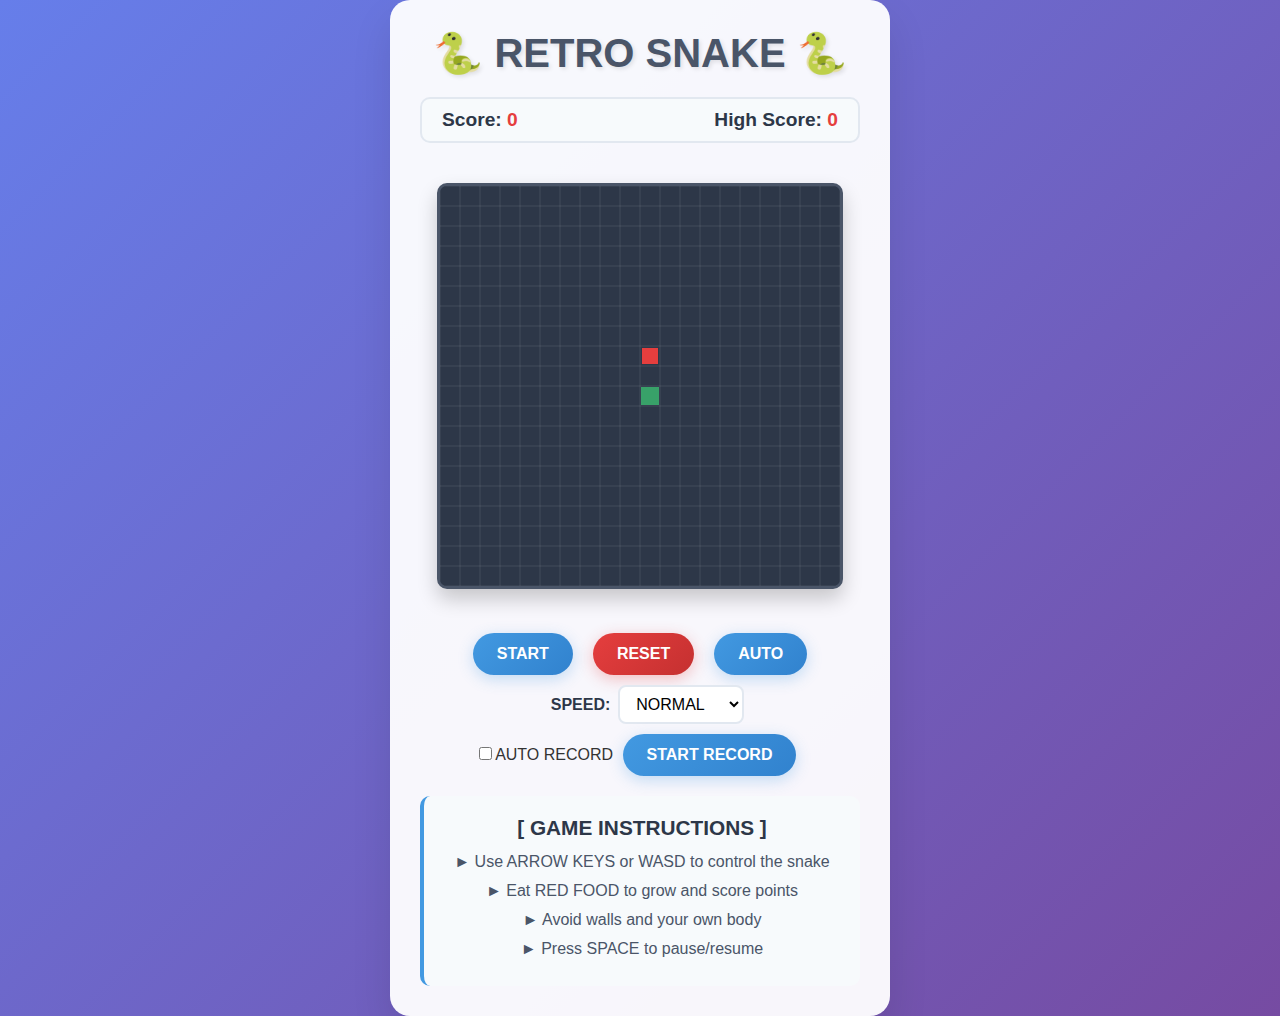
<file: index.html>
<!DOCTYPE html>
<html lang="zh-CN">
<head>
    <meta charset="UTF-8">
    <meta name="viewport" content="width=device-width, initial-scale=1.0">
    <title>Snake Game</title>
    <link rel="stylesheet" href="style.css">
    <!-- Google tag (gtag.js) -->
    <script async src="https://www.googletagmanager.com/gtag/js?id=G-CT5GKF3GR2"></script>
    <script>
      window.dataLayer = window.dataLayer || [];
      function gtag(){dataLayer.push(arguments);}
      gtag('js', new Date());

      gtag('config', 'G-CT5GKF3GR2');
    </script>
</head>
<body>
    <div class="game-container">
        <h1>🐍 RETRO SNAKE 🐍</h1>
        <div class="game-info">
            <div class="score">Score: <span id="score">0</span></div>
            <div class="high-score">High Score: <span id="high-score">0</span></div>
        </div>
        <canvas id="gameCanvas" width="400" height="400"></canvas>
        <div class="game-controls">
            <button id="startBtn">START</button>
            <button id="resetBtn">RESET</button>
            <button id="autoBtn">AUTO</button>
            <div class="speed-control">
                <label for="speedSelect">SPEED:</label>
                <select id="speedSelect">
                    <option value="250">SLOW</option>
                    <option value="150" selected>NORMAL</option>
                    <option value="100">FAST</option>
                    <option value="50">EXTREME</option>
                    <option value="25">ULTRA</option>
                </select>
            </div>
            <div class="recording-control">
                <label>
                    <input type="checkbox" id="autoRecordCheckbox"> AUTO RECORD
                </label>

                <button id="recordBtn">START RECORD</button>
            </div>
        </div>
        <div class="instructions">
            <h3>[ GAME INSTRUCTIONS ]</h3>
            <p>► Use ARROW KEYS or WASD to control the snake</p>
            <p>► Eat RED FOOD to grow and score points</p>
            <p>► Avoid walls and your own body</p>
            <p>► Press SPACE to pause/resume</p>
        </div>
    </div>
    <script src="script.js"></script>
</body>
</html>
</file>
<file: style.css>
* {
    margin: 0;
    padding: 0;
    box-sizing: border-box;
}

body {
    font-family: 'Arial', sans-serif;
    background: linear-gradient(135deg, #667eea 0%, #764ba2 100%);
    min-height: 100vh;
    display: flex;
    justify-content: center;
    align-items: center;
    color: #333;
}

.game-container {
    background: rgba(255, 255, 255, 0.95);
    border-radius: 20px;
    padding: 30px;
    box-shadow: 0 20px 40px rgba(0, 0, 0, 0.1);
    text-align: center;
    max-width: 500px;
    width: 100%;
}

h1 {
    color: #4a5568;
    margin-bottom: 20px;
    font-size: 2.5em;
    text-shadow: 2px 2px 4px rgba(0, 0, 0, 0.1);
}

.game-info {
    display: flex;
    justify-content: space-between;
    margin-bottom: 20px;
    padding: 10px 20px;
    background: #f7fafc;
    border-radius: 10px;
    border: 2px solid #e2e8f0;
}

.score, .high-score {
    font-size: 1.2em;
    font-weight: bold;
    color: #2d3748;
}

#score, #high-score {
    color: #e53e3e;
}

#gameCanvas {
    border: 3px solid #4a5568;
    border-radius: 10px;
    background-color: #2d3748;
    margin: 20px 0;
    box-shadow: 0 10px 20px rgba(0, 0, 0, 0.2);
}

.game-controls {
    margin: 20px 0;
    display: flex;
    align-items: center;
    justify-content: center;
    flex-wrap: wrap;
    gap: 10px;
}

.game-controls button {
    background: linear-gradient(135deg, #4299e1 0%, #3182ce 100%);
    color: white;
    border: none;
    padding: 12px 24px;
    margin: 0 5px;
    border-radius: 25px;
    font-size: 1em;
    font-weight: bold;
    cursor: pointer;
    transition: all 0.3s ease;
    box-shadow: 0 4px 15px rgba(66, 153, 225, 0.3);
}

.game-controls button:hover {
    transform: translateY(-2px);
    box-shadow: 0 6px 20px rgba(66, 153, 225, 0.4);
}

.game-controls button:active {
    transform: translateY(0);
}

.game-controls button:disabled {
    background: #a0aec0;
    cursor: not-allowed;
    transform: none;
    box-shadow: none;
}

.speed-control {
    display: flex;
    align-items: center;
    gap: 8px;
    margin-left: 15px;
}

.speed-control label {
    font-weight: bold;
    color: #2d3748;
    font-size: 1em;
}

.speed-control select {
    padding: 8px 12px;
    border: 2px solid #e2e8f0;
    border-radius: 8px;
    background-color: white;
    font-size: 1em;
    cursor: pointer;
    transition: all 0.3s ease;
}

.speed-control select:hover {
    border-color: #4299e1;
}

.speed-control select:focus {
    outline: none;
    border-color: #3182ce;
    box-shadow: 0 0 0 3px rgba(66, 153, 225, 0.1);
}

#pauseBtn {
    background: linear-gradient(135deg, #ed8936 0%, #dd6b20 100%);
    box-shadow: 0 4px 15px rgba(237, 137, 54, 0.3);
}

#pauseBtn:hover {
    box-shadow: 0 6px 20px rgba(237, 137, 54, 0.4);
}

#resetBtn {
    background: linear-gradient(135deg, #e53e3e 0%, #c53030 100%);
    box-shadow: 0 4px 15px rgba(229, 62, 62, 0.3);
}

#resetBtn:hover {
    box-shadow: 0 6px 20px rgba(229, 62, 62, 0.4);
}

.instructions {
    margin-top: 20px;
    padding: 20px;
    background: #f7fafc;
    border-radius: 10px;
    border-left: 4px solid #4299e1;
}

.instructions h3 {
    color: #2d3748;
    margin-bottom: 10px;
    font-size: 1.3em;
}

.instructions p {
    margin: 5px 0;
    color: #4a5568;
    line-height: 1.5;
}

@media (max-width: 600px) {
    .game-container {
        margin: 20px;
        padding: 20px;
    }
    
    h1 {
        font-size: 2em;
    }
    
    #gameCanvas {
        width: 100%;
        height: auto;
    }
    
    .game-controls button {
        padding: 10px 20px;
        margin: 5px 2px;
        font-size: 0.9em;
    }
}
</file>
